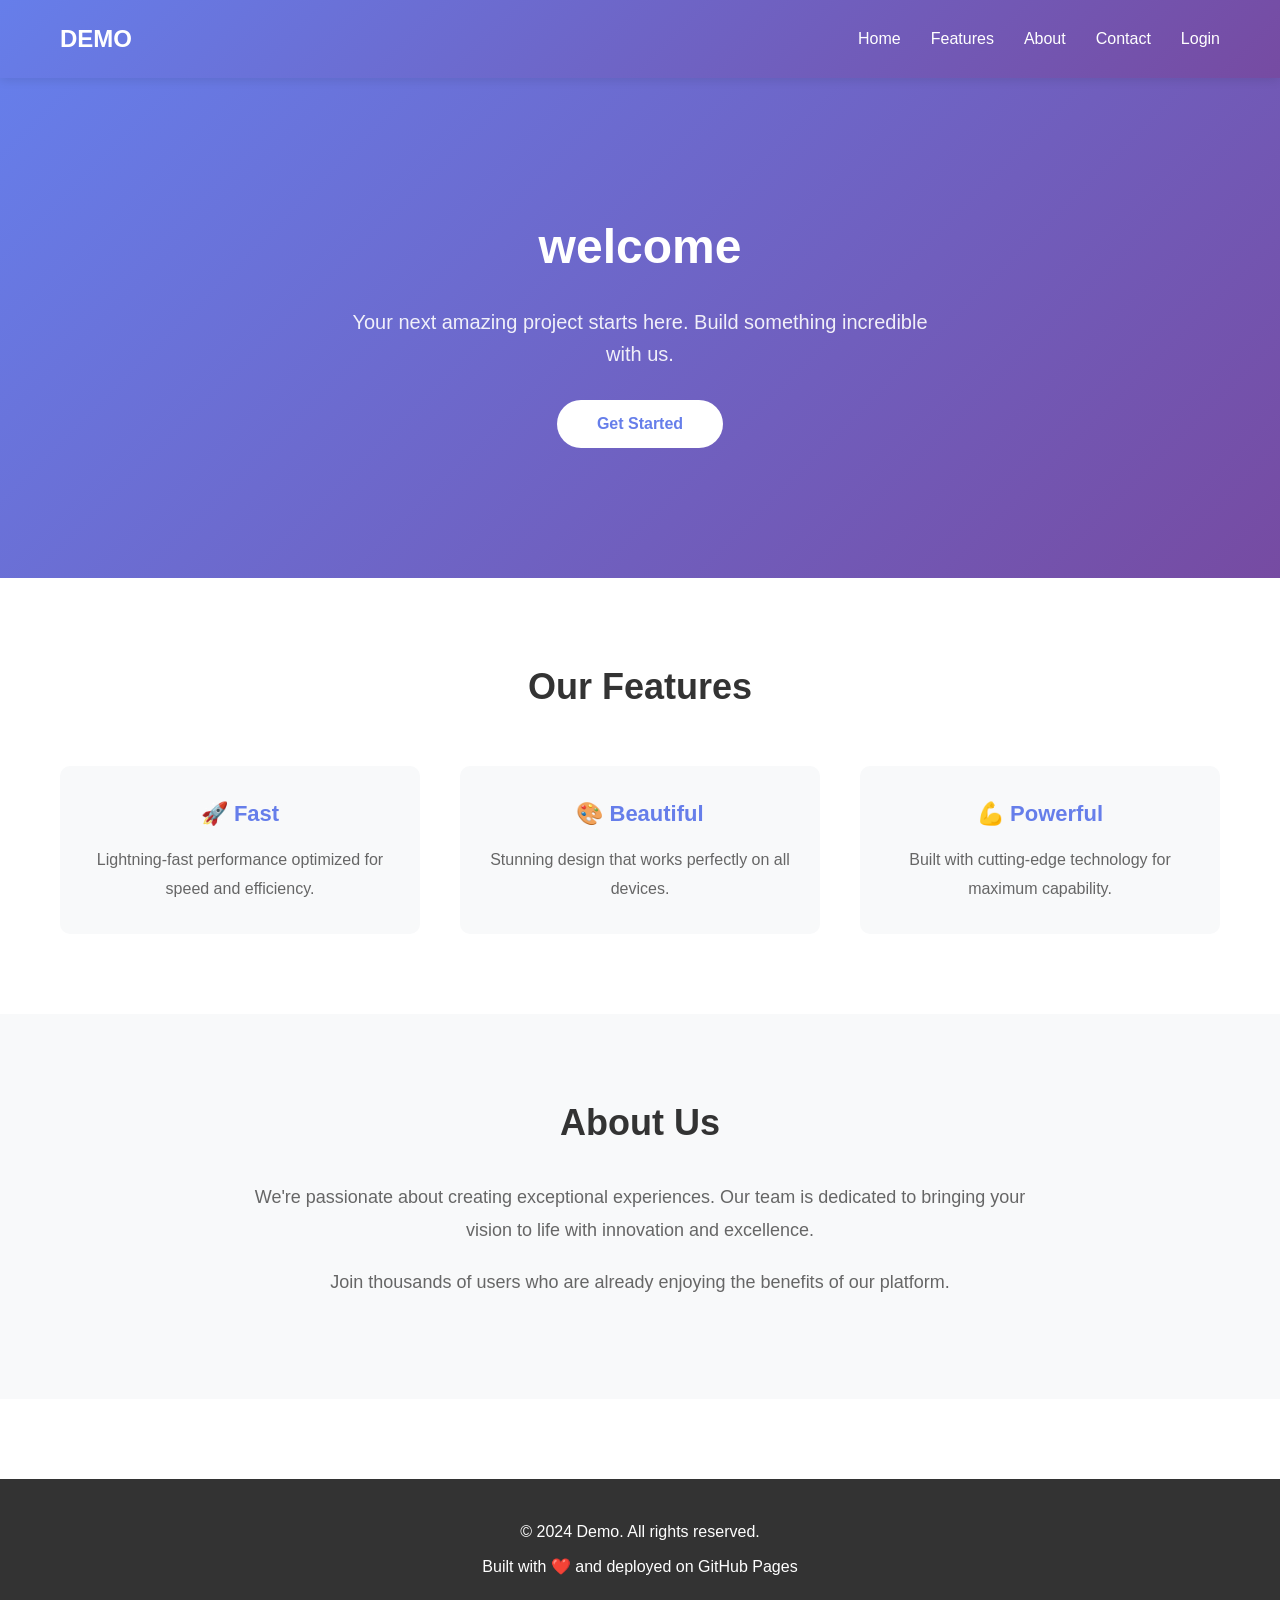
<file: index.html>
<!DOCTYPE html>
<html lang="en">
<head>
    <meta charset="UTF-8">
    <meta name="viewport" content="width=device-width, initial-scale=1.0">
    <title>Welcome</title>
    <style>
        * {
            margin: 0;
            padding: 0;
            box-sizing: border-box;
        }

        body {
            font-family: 'Segoe UI', Tahoma, Geneva, Verdana, sans-serif;
            line-height: 1.6;
            color: #333;
        }

        header {
            background: linear-gradient(135deg, #667eea 0%, #764ba2 100%);
            color: white;
            padding: 20px 0;
            position: sticky;
            top: 0;
            z-index: 100;
            box-shadow: 0 2px 10px rgba(0,0,0,0.1);
        }

        nav {
            max-width: 1200px;
            margin: 0 auto;
            padding: 0 20px;
            display: flex;
            justify-content: space-between;
            align-items: center;
        }

        .logo {
            font-size: 24px;
            font-weight: bold;
        }

        nav ul {
            list-style: none;
            display: flex;
            gap: 30px;
        }

        nav a {
            color: white;
            text-decoration: none;
            transition: opacity 0.3s;
        }

        nav a:hover {
            opacity: 0.8;
        }

        .hero {
            background: linear-gradient(135deg, #667eea 0%, #764ba2 100%);
            color: white;
            padding: 100px 20px;
            text-align: center;
            min-height: 500px;
            display: flex;
            flex-direction: column;
            justify-content: center;
            align-items: center;
        }

        .hero h1 {
            font-size: 48px;
            margin-bottom: 20px;
            animation: slideDown 0.8s ease-out;
        }

        .hero p {
            font-size: 20px;
            margin-bottom: 30px;
            max-width: 600px;
            opacity: 0.9;
        }

        .cta-button {
            display: inline-block;
            background: white;
            color: #667eea;
            padding: 15px 40px;
            border-radius: 50px;
            text-decoration: none;
            font-weight: bold;
            transition: transform 0.3s, box-shadow 0.3s;
            cursor: pointer;
            border: none;
            font-size: 16px;
        }

        .cta-button:hover {
            transform: translateY(-3px);
            box-shadow: 0 10px 20px rgba(0,0,0,0.2);
        }

        .features {
            max-width: 1200px;
            margin: 80px auto;
            padding: 0 20px;
        }

        .features h2 {
            text-align: center;
            font-size: 36px;
            margin-bottom: 50px;
            color: #333;
        }

        .feature-grid {
            display: grid;
            grid-template-columns: repeat(auto-fit, minmax(300px, 1fr));
            gap: 40px;
        }

        .feature-card {
            padding: 30px;
            border-radius: 10px;
            background: #f8f9fa;
            text-align: center;
            transition: transform 0.3s, box-shadow 0.3s;
        }

        .feature-card:hover {
            transform: translateY(-5px);
            box-shadow: 0 10px 30px rgba(0,0,0,0.1);
        }

        .feature-card h3 {
            font-size: 22px;
            margin-bottom: 15px;
            color: #667eea;
        }

        .feature-card p {
            color: #666;
            line-height: 1.8;
        }

        .about {
            background: #f8f9fa;
            padding: 80px 20px;
            text-align: center;
        }

        .about-content {
            max-width: 800px;
            margin: 0 auto;
        }

        .about h2 {
            font-size: 36px;
            margin-bottom: 30px;
            color: #333;
        }

        .about p {
            font-size: 18px;
            color: #666;
            line-height: 1.8;
            margin-bottom: 20px;
        }

        footer {
            background: #333;
            color: white;
            text-align: center;
            padding: 30px 20px;
            margin-top: 80px;
        }

        footer p {
            margin: 10px 0;
        }

        @keyframes slideDown {
            from {
                opacity: 0;
                transform: translateY(-30px);
            }
            to {
                opacity: 1;
                transform: translateY(0);
            }
        }

        @media (max-width: 768px) {
            .hero h1 {
                font-size: 32px;
            }

            nav ul {
                gap: 15px;
            }

            nav ul li {
                font-size: 14px;
            }
        }
    </style>
</head>
<body>
    <header>
        <nav>
            <div class="logo">DEMO</div>
            <ul>
                <li><a href="#home">Home</a></li>
                <li><a href="#features">Features</a></li>
                <li><a href="#about">About</a></li>
                <li><a href="#contact">Contact</a></li>
                <li><a href="#loginpage">Login</a></li>
            </ul>
        </nav>
    </header>

    <section class="hero" id="home">
        <h1>welcome</h1>
        <p>Your next amazing project starts here. Build something incredible with us.</p>
        <button class="cta-button">Get Started</button>
    </section>

    <section class="features" id="features">
        <h2>Our Features</h2>
        <div class="feature-grid">
            <div class="feature-card">
                <h3>🚀 Fast</h3>
                <p>Lightning-fast performance optimized for speed and efficiency.</p>
            </div>
            <div class="feature-card">
                <h3>🎨 Beautiful</h3>
                <p>Stunning design that works perfectly on all devices.</p>
            </div>
            <div class="feature-card">
                <h3>💪 Powerful</h3>
                <p>Built with cutting-edge technology for maximum capability.</p>
            </div>
        </div>
    </section>

    <section class="about" id="about">
        <div class="about-content">
            <h2>About Us</h2>
            <p>We're passionate about creating exceptional experiences. Our team is dedicated to bringing your vision to life with innovation and excellence.</p>
            <p>Join thousands of users who are already enjoying the benefits of our platform.</p>
        </div>
    </section>

    <footer id="contact">
        <p>&copy; 2024 Demo. All rights reserved.</p>
        <p>Built with ❤️ and deployed on GitHub Pages</p>
    </footer>
</body>
</html>
</file>
